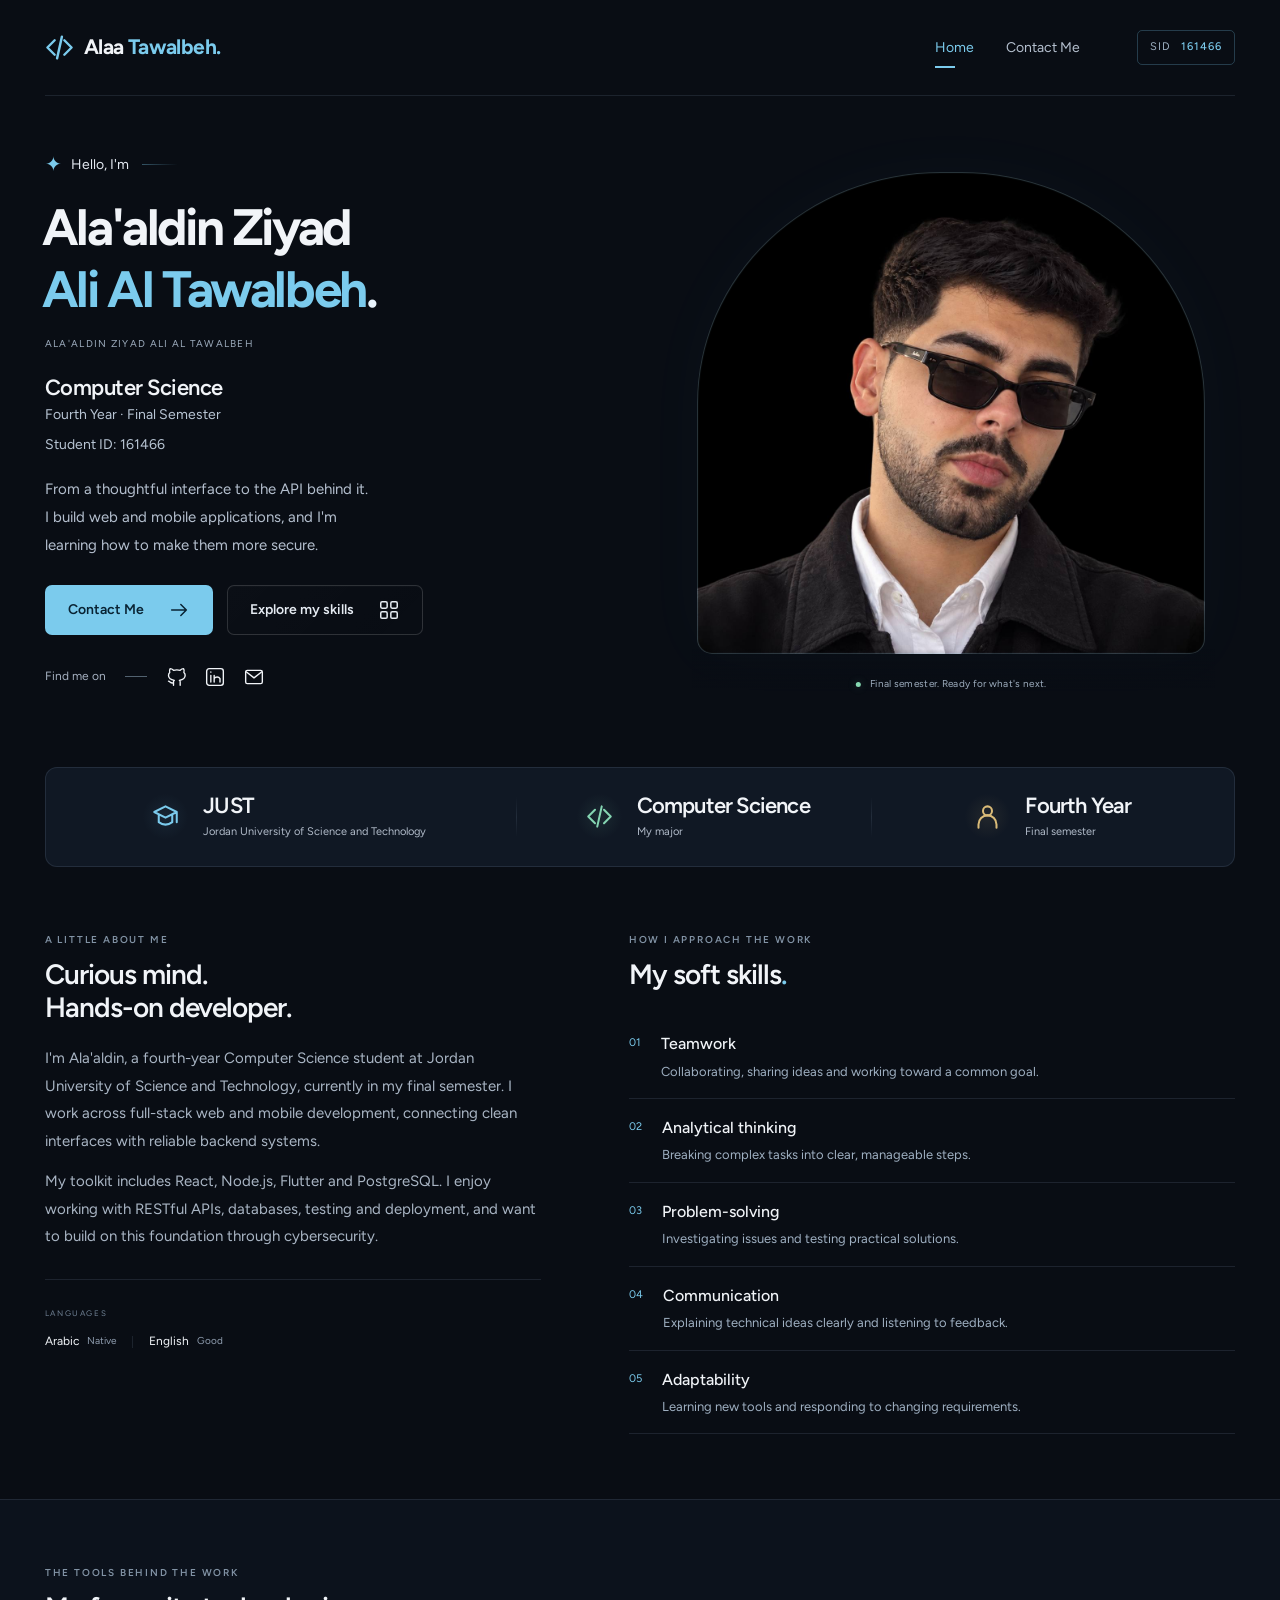
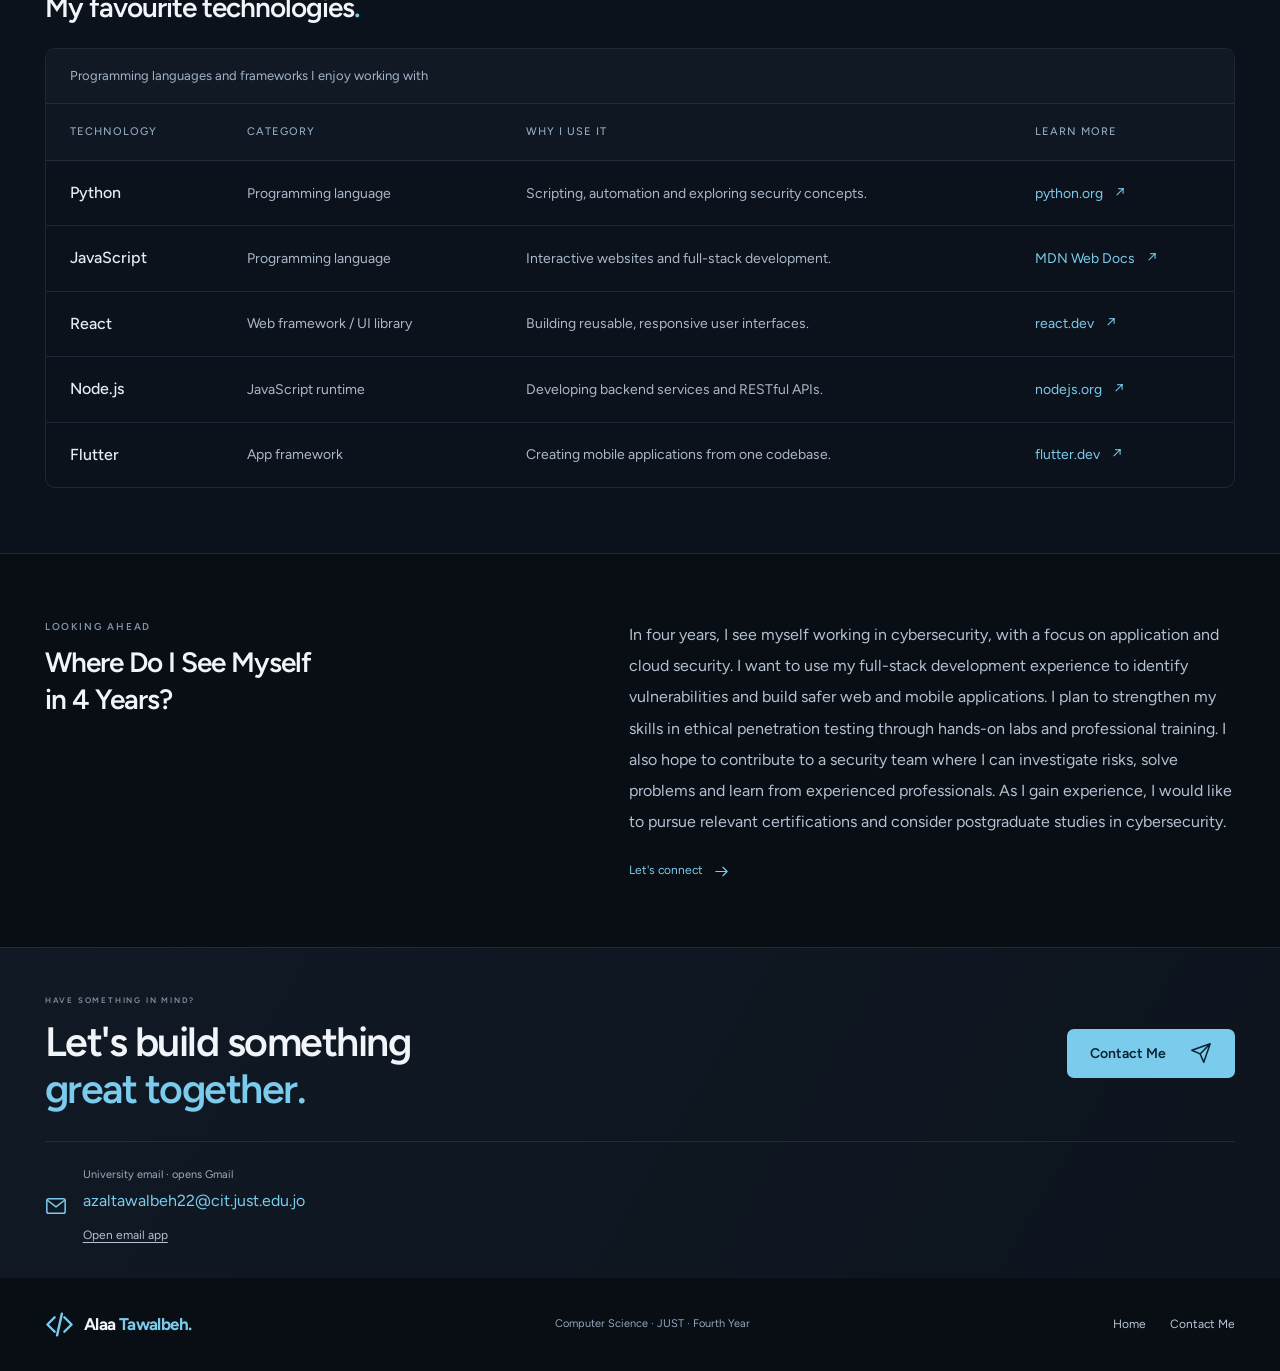
<file: index.html>
<!DOCTYPE html>
<html lang="en">
<head>
  <meta charset="UTF-8">
  <meta name="viewport" content="width=device-width, initial-scale=1">
  <meta name="theme-color" content="#090d14">
  <meta name="description" content="Academic portfolio of ALA'ALDIN ZIYAD ALI AL TAWALBEH, SID 161466. Fourth-year Computer Science student at Jordan University of Science and Technology, in my final semester.">
  <title>161466 | ALA'ALDIN ZIYAD ALI AL TAWALBEH | Home</title>
  <link rel="icon" href="assets/favicon.svg" type="image/svg+xml">
  <link rel="preload" href="assets/figtree-400.ttf" as="font" type="font/ttf" crossorigin>
  <link rel="preload" href="assets/figtree-700.ttf" as="font" type="font/ttf" crossorigin>
  <link rel="stylesheet" href="styles.css">
  <link rel="stylesheet" href="course.css">
  <script src="app.js" defer></script>
</head>
<body>
  <svg class="icon-library" xmlns="http://www.w3.org/2000/svg" aria-hidden="true"><defs>
    <symbol id="i-code" viewBox="0 0 24 24"><path d="m8 6-6 6 6 6m8-12 6 6-6 6M14 3l-4 18"/></symbol>
    <symbol id="i-arrow" viewBox="0 0 24 24"><path d="M4 12h16m-6-6 6 6-6 6"/></symbol>
    <symbol id="i-up-right" viewBox="0 0 24 24"><path d="M6 18 18 6M6 6h12v12"/></symbol>
    <symbol id="i-download" viewBox="0 0 24 24"><path d="M12 3v12m-5-5 5 5 5-5M4 16v5h16v-5"/></symbol>
    <symbol id="i-grid" viewBox="0 0 24 24"><rect x="3" y="3" width="7" height="7" rx="1.5"/><rect x="14" y="3" width="7" height="7" rx="1.5"/><rect x="3" y="14" width="7" height="7" rx="1.5"/><rect x="14" y="14" width="7" height="7" rx="1.5"/></symbol>
    <symbol id="i-user" viewBox="0 0 24 24"><circle cx="12" cy="7" r="4"/><path d="M4 22v-3a8 8 0 0 1 16 0v3"/></symbol>
    <symbol id="i-mail" viewBox="0 0 24 24"><rect x="2" y="4" width="20" height="16" rx="2"/><path d="m3 6 9 7 9-7"/></symbol>
    <symbol id="i-phone" viewBox="0 0 24 24"><path d="m5 3 4 5-3 3a19 19 0 0 0 7 7l3-3 5 4c-2 7-8 3-13-2S-1 5 5 3Z"/></symbol>
    <symbol id="i-pin" viewBox="0 0 24 24"><path d="M20 10c0 6-8 12-8 12S4 16 4 10a8 8 0 1 1 16 0Z"/><circle cx="12" cy="10" r="2.5"/></symbol>
    <symbol id="i-briefcase" viewBox="0 0 24 24"><rect x="2" y="7" width="20" height="14" rx="2"/><path d="M8 7V3h8v4M2 12a24 24 0 0 0 20 0M12 11v5"/></symbol>
    <symbol id="i-cap" viewBox="0 0 24 24"><path d="m2 8 10-5 10 5-10 5L2 8Zm4 2v7c4 3 8 3 12 0v-7m4-2v9"/></symbol>
    <symbol id="i-check" viewBox="0 0 24 24"><circle cx="12" cy="12" r="9"/><path d="m7 12 3 3 7-7"/></symbol>
    <symbol id="i-stack" viewBox="0 0 24 24"><path d="m2 7 10-5 10 5-10 5L2 7Zm0 5 10 5 10-5M2 17l10 5 10-5"/></symbol>
    <symbol id="i-mobile" viewBox="0 0 24 24"><rect x="5" y="2" width="14" height="20" rx="3"/><path d="M10 5h4m-3 14h2"/></symbol>
    <symbol id="i-database" viewBox="0 0 24 24"><ellipse cx="12" cy="5" rx="9" ry="3"/><path d="M3 5v14c0 4 18 4 18 0V5M3 12c0 4 18 4 18 0"/></symbol>
    <symbol id="i-git" viewBox="0 0 24 24"><circle cx="7" cy="5" r="3"/><circle cx="17" cy="5" r="3"/><circle cx="7" cy="19" r="3"/><path d="M7 8v8m10-8c0 6-10 2-10 8"/></symbol>
    <symbol id="i-send" viewBox="0 0 24 24"><path d="m22 2-7 20-4-9L2 9 22 2ZM11 13 22 2"/></symbol>
    <symbol id="i-github" viewBox="0 0 24 24"><path d="M9 19c-4 1-4-2-6-2m14 5v-4c0-1-.4-2-1-2 4-.5 7-2 7-6a5 5 0 0 0-1.5-3.5A5 5 0 0 0 21 2s-2 0-4 2a14 14 0 0 0-8 0C7 2 5 2 5 2a5 5 0 0 0-.5 4.5A5 5 0 0 0 3 10c0 4 3 5.5 7 6-.6.5-1 1-1 2v4"/></symbol>
    <symbol id="i-linkedin" viewBox="0 0 24 24"><rect x="2" y="2" width="20" height="20" rx="3"/><path d="M7 10v8m0-12v.2M11 18v-8m0 4a4 4 0 0 1 7 0v4"/></symbol>
    <symbol id="i-bus" viewBox="0 0 24 24"><rect x="4" y="2" width="16" height="18" rx="4"/><path d="M4 11h16M7 20v2m10-2v2M8 6h8M7 16h1m8 0h1"/></symbol>
    <symbol id="i-swap" viewBox="0 0 24 24"><path d="M3 7h17m-5-5 5 5-5 5M21 17H4m5-5-5 5 5 5"/></symbol>
    <symbol id="i-headset" viewBox="0 0 24 24"><path d="M3 14v-3a9 9 0 0 1 18 0v3M21 17c0 4-3 5-7 5"/><rect x="1" y="10" width="5" height="8" rx="2"/><rect x="18" y="10" width="5" height="8" rx="2"/></symbol>
    <symbol id="i-file" viewBox="0 0 24 24"><path d="M14 2H4v20h16V8l-6-6Zm0 0v6h6M8 12h8m-8 4h5"/></symbol>
    <symbol id="i-bridge" viewBox="0 0 24 24"><path d="M3 21V3m18 18V3M3 6c6 12 12 12 18 0M1 18h22M8 14v4m8-4v4m-4-2v2"/></symbol>
  </defs></svg>
<a class="skip-link" href="#main">Skip to content</a>
<div class="site-shell">
<header class="site-header container">
    <a class="brand" href="index.html" aria-label="Alaa Tawalbeh home"><svg class="icon" aria-hidden="true"><use href="#i-code"/></svg><span>Alaa<span class="accent"> Tawalbeh</span><span class="brand-dot">.</span></span></a>
    <nav class="course-nav" aria-label="Main navigation"><a href="index.html" aria-current="page">Home</a><a href="contact.html" >Contact Me</a></nav>
    <span class="sid-tag">SID <strong>161466</strong></span>
  </header>
<main id="main">
<section class="hero container" aria-labelledby="hero-title">
  <div class="hero-copy">
    <div class="hello"><span class="wave" aria-hidden="true">✦</span> Hello, I'm <span class="hello-line"></span></div>
    <h1 id="hero-title">Ala'aldin Ziyad<br><span class="accent">Ali Al Tawalbeh<span class="name-dot">.</span></span></h1>
    <p class="full-name">ALA'ALDIN ZIYAD ALI AL TAWALBEH</p>
    <h2>Computer Science<span class="role-divider">/</span><span class="role-small">Fourth Year · Final Semester</span></h2>
    <p class="student-id">Student ID: 161466</p>
    <p class="hero-description">From a thoughtful interface to the API behind it.<br class="desktop-break"> I build web and mobile applications, and I'm<br class="desktop-break"> learning how to make them more secure.</p>
    <div class="hero-actions"><a class="button button-primary" href="contact.html">Contact Me<svg class="icon" aria-hidden="true"><use href="#i-arrow"/></svg></a><a class="button button-outline" href="#toolkit">Explore my skills<svg class="icon" aria-hidden="true"><use href="#i-grid"/></svg></a></div>
    <div class="social-row"><span>Find me on</span><span class="social-line"></span><a href="https://github.com/3latw" target="_blank" rel="noopener noreferrer" aria-label="GitHub"><svg class="icon" aria-hidden="true"><use href="#i-github"/></svg></a><a href="https://www.linkedin.com/in/alaa-tawalbeh-1ab0b93b8" target="_blank" rel="noopener noreferrer" aria-label="LinkedIn"><svg class="icon" aria-hidden="true"><use href="#i-linkedin"/></svg></a><a href="https://mail.google.com/mail/?view=cm&amp;fs=1&amp;to=azaltawalbeh22%40cit.just.edu.jo" target="_blank" rel="noopener noreferrer" aria-label="Write an email in Gmail"><svg class="icon" aria-hidden="true"><use href="#i-mail"/></svg></a></div>
  </div>
  <div class="hero-visual" aria-label="Portrait of Ala'aldin Tawalbeh">
    <div class="dot-pattern" aria-hidden="true"></div><div class="orbit orbit-one" aria-hidden="true"></div><div class="orbit orbit-two" aria-hidden="true"></div>
    <div class="portrait-motion"><div class="portrait-frame"><img src="assets/alaa-portrait.jpg" width="1254" height="1254" alt="Ala'aldin Ziyad Ali Al Tawalbeh wearing a white shirt, dark jacket and sunglasses" fetchpriority="high"></div></div>
    <div class="float-card float-stack"><svg class="icon" aria-hidden="true"><use href="#i-code"/></svg><strong>Full Stack</strong><span>Web development</span><div class="mini-line"></div></div>
    <div class="float-card float-mobile"><span class="float-icon"><svg class="icon" aria-hidden="true"><use href="#i-mobile"/></svg></span><strong>Flutter</strong><span>Mobile development</span><div class="mini-line"></div></div>
    <p class="portrait-caption"><span class="status-dot"></span> Final semester. Ready for what's next.</p>
  </div>
</section>

<div class="container"><div class="highlights academic-highlights">
  <div class="highlight"><div class="stat-icon"><svg class="icon" aria-hidden="true"><use href="#i-cap"/></svg></div><div><strong>JUST</strong><span>Jordan University of Science and Technology</span></div></div>
  <div class="highlight"><div class="stat-icon green"><svg class="icon" aria-hidden="true"><use href="#i-code"/></svg></div><div><strong>Computer Science</strong><span>My major</span></div></div>
  <div class="highlight"><div class="stat-icon amber"><svg class="icon" aria-hidden="true"><use href="#i-user"/></svg></div><div><strong>Fourth Year</strong><span>Final semester</span></div></div>
</div></div>

<section class="container about-skills section-space" aria-labelledby="about-heading">
  <div class="about-block">
    <span class="eyebrow">A LITTLE ABOUT ME</span><h2 id="about-heading" class="section-title">Curious mind. <br>Hands-on developer.</h2>
    <p>I'm Ala'aldin, a fourth-year Computer Science student at Jordan University of Science and Technology, currently in my final semester. I work across full-stack web and mobile development, connecting clean interfaces with reliable backend systems.</p>
    <p>My toolkit includes React, Node.js, Flutter and PostgreSQL. I enjoy working with RESTful APIs, databases, testing and deployment, and want to build on this foundation through cybersecurity.</p>
    <div class="languages"><span>LANGUAGES</span><div>Arabic <small>Native</small><i></i> English <small>Good</small></div></div>
  </div>
  <div class="soft-skills">
    <div class="section-top"><div><span class="eyebrow">HOW I APPROACH THE WORK</span><h2 class="section-title">My soft skills<span class="accent">.</span></h2></div><span class="section-index">01 / PEOPLE</span></div>
    <ul class="soft-skill-list">
      <li><span class="soft-number">01</span><div><h3>Teamwork</h3><p>Collaborating, sharing ideas and working toward a common goal.</p></div></li>
      <li><span class="soft-number">02</span><div><h3>Analytical thinking</h3><p>Breaking complex tasks into clear, manageable steps.</p></div></li>
      <li><span class="soft-number">03</span><div><h3>Problem-solving</h3><p>Investigating issues and testing practical solutions.</p></div></li>
      <li><span class="soft-number">04</span><div><h3>Communication</h3><p>Explaining technical ideas clearly and listening to feedback.</p></div></li>
      <li><span class="soft-number">05</span><div><h3>Adaptability</h3><p>Learning new tools and responding to changing requirements.</p></div></li>
    </ul>
  </div>
</section>

<section id="toolkit" class="toolkit-section section-space" aria-labelledby="toolkit-heading"><div class="container">
  <div class="section-top"><div><span class="eyebrow">THE TOOLS BEHIND THE WORK</span><h2 id="toolkit-heading" class="section-title">My favourite technologies<span class="accent">.</span></h2></div><span class="section-index">02 / TOOLKIT</span></div>
  <div class="table-wrap"><table><caption>Programming languages and frameworks I enjoy working with</caption><thead><tr><th scope="col">Technology</th><th scope="col">Category</th><th scope="col">Why I use it</th><th scope="col">Learn more</th></tr></thead><tbody>
  <tr><th scope="row">Python</th><td>Programming language</td><td>Scripting, automation and exploring security concepts.</td><td><a href="https://www.python.org/" target="_blank" rel="noopener noreferrer" aria-label="Python official website">python.org <span aria-hidden="true">↗</span></a></td></tr>
  <tr><th scope="row">JavaScript</th><td>Programming language</td><td>Interactive websites and full-stack development.</td><td><a href="https://developer.mozilla.org/en-US/docs/Web/JavaScript" target="_blank" rel="noopener noreferrer" aria-label="JavaScript documentation">MDN Web Docs <span aria-hidden="true">↗</span></a></td></tr>
  <tr><th scope="row">React</th><td>Web framework / UI library</td><td>Building reusable, responsive user interfaces.</td><td><a href="https://react.dev/" target="_blank" rel="noopener noreferrer" aria-label="React official website">react.dev <span aria-hidden="true">↗</span></a></td></tr>
  <tr><th scope="row">Node.js</th><td>JavaScript runtime</td><td>Developing backend services and RESTful APIs.</td><td><a href="https://nodejs.org/" target="_blank" rel="noopener noreferrer" aria-label="Node.js official website">nodejs.org <span aria-hidden="true">↗</span></a></td></tr>
  <tr><th scope="row">Flutter</th><td>App framework</td><td>Creating mobile applications from one codebase.</td><td><a href="https://flutter.dev/" target="_blank" rel="noopener noreferrer" aria-label="Flutter official website">flutter.dev <span aria-hidden="true">↗</span></a></td></tr>
  </tbody></table></div>
</div></section>

<section class="container future-section section-space" aria-labelledby="future-heading">
  <div><span class="eyebrow">LOOKING AHEAD</span><h2 id="future-heading" class="section-title">Where Do I See Myself <br>in 4 Years?</h2><span class="future-mark" aria-hidden="true">04<span>YEARS AHEAD</span></span></div>
  <div class="future-copy"><p>In four years, I see myself working in cybersecurity, with a focus on application and cloud security. I want to use my full-stack development experience to identify vulnerabilities and build safer web and mobile applications. I plan to strengthen my skills in ethical penetration testing through hands-on labs and professional training. I also hope to contribute to a security team where I can investigate risks, solve problems and learn from experienced professionals. As I gain experience, I would like to pursue relevant certifications and consider postgraduate studies in cybersecurity.</p><a class="text-link" href="https://mail.google.com/mail/?view=cm&amp;fs=1&amp;to=azaltawalbeh22%40cit.just.edu.jo" target="_blank" rel="noopener noreferrer">Let's connect<svg class="icon" aria-hidden="true"><use href="#i-arrow"/></svg></a></div>
</section>

<section class="contact-section"><div class="container"><div class="contact-intro"><div><span class="eyebrow">HAVE SOMETHING IN MIND?</span><h2>Let's build something<br><span class="accent">great together.</span></h2></div><a class="button button-primary" href="contact.html">Contact Me<svg class="icon" aria-hidden="true"><use href="#i-send"/></svg></a></div><div class="university-email"><svg class="icon" aria-hidden="true"><use href="#i-mail"/></svg><div><span>University email · opens Gmail</span><a href="https://mail.google.com/mail/?view=cm&amp;fs=1&amp;to=azaltawalbeh22%40cit.just.edu.jo" target="_blank" rel="noopener noreferrer">azaltawalbeh22@cit.just.edu.jo</a><a class="email-app-link" href="mailto:azaltawalbeh22@cit.just.edu.jo">Open email app</a></div></div></div></section>
</main>
<footer class="container course-footer"><a class="brand" href="index.html"><svg class="icon" aria-hidden="true"><use href="#i-code"/></svg><span>Alaa<span class="accent"> Tawalbeh.</span></span></a><p>Computer Science · JUST · Fourth Year</p><nav aria-label="Footer navigation"><a href="index.html">Home</a><a href="contact.html">Contact Me</a></nav></footer>
</div>
</body>
</html>
</file>
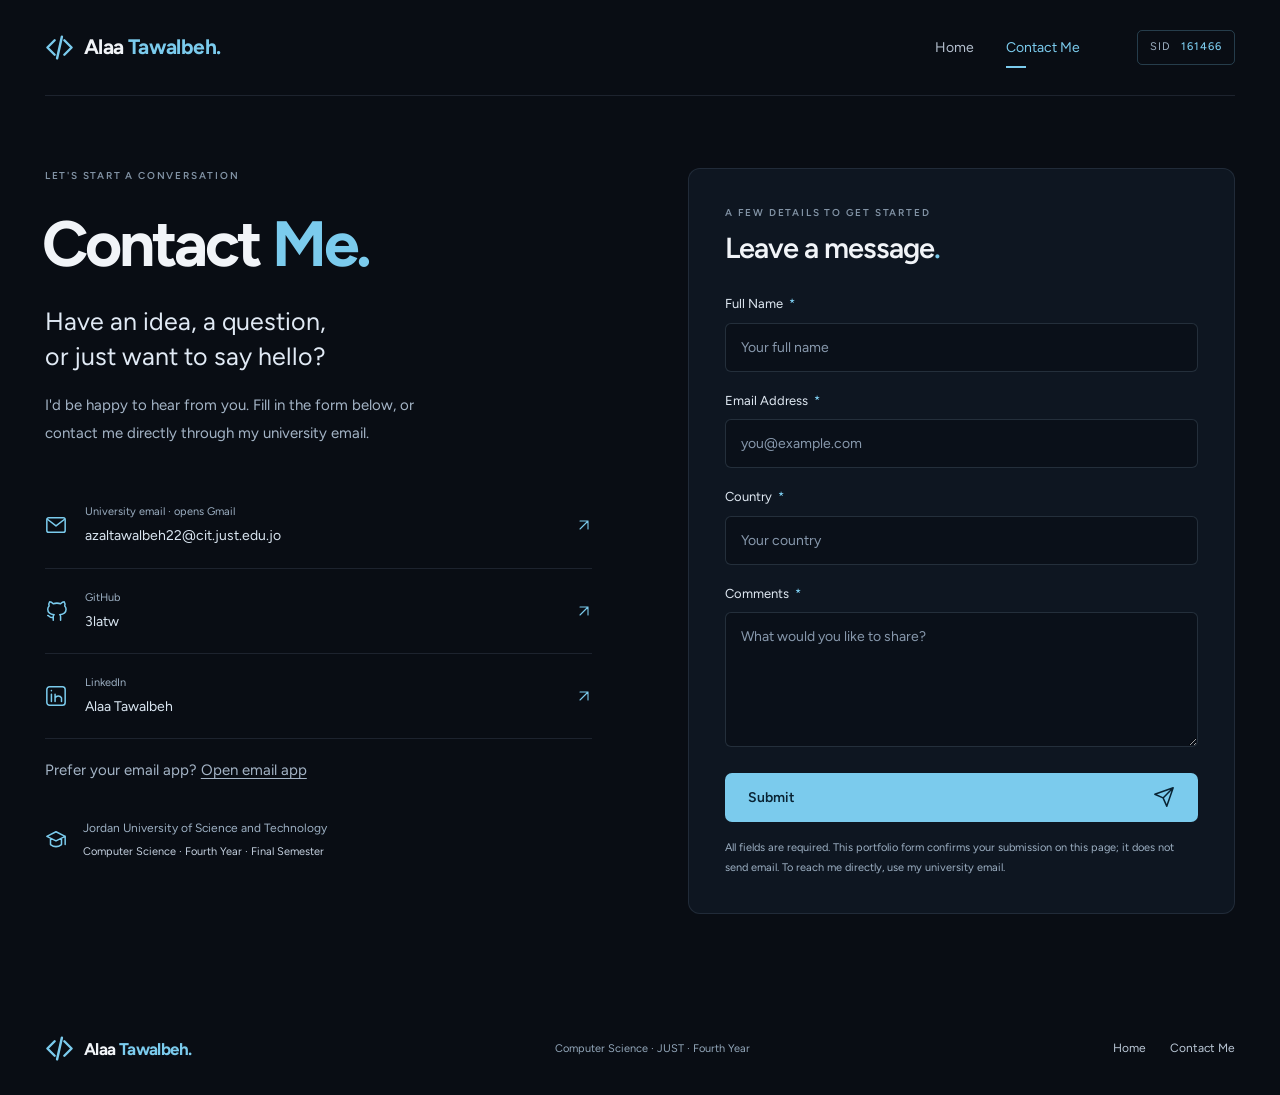
<file: contact.html>
<!DOCTYPE html>
<html lang="en">
<head>
  <meta charset="UTF-8">
  <meta name="viewport" content="width=device-width, initial-scale=1">
  <meta name="theme-color" content="#090d14">
  <meta name="description" content="Academic portfolio of ALA'ALDIN ZIYAD ALI AL TAWALBEH, SID 161466. Fourth-year Computer Science student at Jordan University of Science and Technology, in my final semester.">
  <title>161466 | ALA'ALDIN ZIYAD ALI AL TAWALBEH | Contact Me</title>
  <link rel="icon" href="assets/favicon.svg" type="image/svg+xml">
  <link rel="preload" href="assets/figtree-400.ttf" as="font" type="font/ttf" crossorigin>
  <link rel="preload" href="assets/figtree-700.ttf" as="font" type="font/ttf" crossorigin>
  <link rel="stylesheet" href="styles.css">
  <link rel="stylesheet" href="course.css">
  <script src="app.js" defer></script>
</head>
<body>
  <svg class="icon-library" xmlns="http://www.w3.org/2000/svg" aria-hidden="true"><defs>
    <symbol id="i-code" viewBox="0 0 24 24"><path d="m8 6-6 6 6 6m8-12 6 6-6 6M14 3l-4 18"/></symbol>
    <symbol id="i-arrow" viewBox="0 0 24 24"><path d="M4 12h16m-6-6 6 6-6 6"/></symbol>
    <symbol id="i-up-right" viewBox="0 0 24 24"><path d="M6 18 18 6M6 6h12v12"/></symbol>
    <symbol id="i-download" viewBox="0 0 24 24"><path d="M12 3v12m-5-5 5 5 5-5M4 16v5h16v-5"/></symbol>
    <symbol id="i-grid" viewBox="0 0 24 24"><rect x="3" y="3" width="7" height="7" rx="1.5"/><rect x="14" y="3" width="7" height="7" rx="1.5"/><rect x="3" y="14" width="7" height="7" rx="1.5"/><rect x="14" y="14" width="7" height="7" rx="1.5"/></symbol>
    <symbol id="i-user" viewBox="0 0 24 24"><circle cx="12" cy="7" r="4"/><path d="M4 22v-3a8 8 0 0 1 16 0v3"/></symbol>
    <symbol id="i-mail" viewBox="0 0 24 24"><rect x="2" y="4" width="20" height="16" rx="2"/><path d="m3 6 9 7 9-7"/></symbol>
    <symbol id="i-phone" viewBox="0 0 24 24"><path d="m5 3 4 5-3 3a19 19 0 0 0 7 7l3-3 5 4c-2 7-8 3-13-2S-1 5 5 3Z"/></symbol>
    <symbol id="i-pin" viewBox="0 0 24 24"><path d="M20 10c0 6-8 12-8 12S4 16 4 10a8 8 0 1 1 16 0Z"/><circle cx="12" cy="10" r="2.5"/></symbol>
    <symbol id="i-briefcase" viewBox="0 0 24 24"><rect x="2" y="7" width="20" height="14" rx="2"/><path d="M8 7V3h8v4M2 12a24 24 0 0 0 20 0M12 11v5"/></symbol>
    <symbol id="i-cap" viewBox="0 0 24 24"><path d="m2 8 10-5 10 5-10 5L2 8Zm4 2v7c4 3 8 3 12 0v-7m4-2v9"/></symbol>
    <symbol id="i-check" viewBox="0 0 24 24"><circle cx="12" cy="12" r="9"/><path d="m7 12 3 3 7-7"/></symbol>
    <symbol id="i-stack" viewBox="0 0 24 24"><path d="m2 7 10-5 10 5-10 5L2 7Zm0 5 10 5 10-5M2 17l10 5 10-5"/></symbol>
    <symbol id="i-mobile" viewBox="0 0 24 24"><rect x="5" y="2" width="14" height="20" rx="3"/><path d="M10 5h4m-3 14h2"/></symbol>
    <symbol id="i-database" viewBox="0 0 24 24"><ellipse cx="12" cy="5" rx="9" ry="3"/><path d="M3 5v14c0 4 18 4 18 0V5M3 12c0 4 18 4 18 0"/></symbol>
    <symbol id="i-git" viewBox="0 0 24 24"><circle cx="7" cy="5" r="3"/><circle cx="17" cy="5" r="3"/><circle cx="7" cy="19" r="3"/><path d="M7 8v8m10-8c0 6-10 2-10 8"/></symbol>
    <symbol id="i-send" viewBox="0 0 24 24"><path d="m22 2-7 20-4-9L2 9 22 2ZM11 13 22 2"/></symbol>
    <symbol id="i-github" viewBox="0 0 24 24"><path d="M9 19c-4 1-4-2-6-2m14 5v-4c0-1-.4-2-1-2 4-.5 7-2 7-6a5 5 0 0 0-1.5-3.5A5 5 0 0 0 21 2s-2 0-4 2a14 14 0 0 0-8 0C7 2 5 2 5 2a5 5 0 0 0-.5 4.5A5 5 0 0 0 3 10c0 4 3 5.5 7 6-.6.5-1 1-1 2v4"/></symbol>
    <symbol id="i-linkedin" viewBox="0 0 24 24"><rect x="2" y="2" width="20" height="20" rx="3"/><path d="M7 10v8m0-12v.2M11 18v-8m0 4a4 4 0 0 1 7 0v4"/></symbol>
    <symbol id="i-bus" viewBox="0 0 24 24"><rect x="4" y="2" width="16" height="18" rx="4"/><path d="M4 11h16M7 20v2m10-2v2M8 6h8M7 16h1m8 0h1"/></symbol>
    <symbol id="i-swap" viewBox="0 0 24 24"><path d="M3 7h17m-5-5 5 5-5 5M21 17H4m5-5-5 5 5 5"/></symbol>
    <symbol id="i-headset" viewBox="0 0 24 24"><path d="M3 14v-3a9 9 0 0 1 18 0v3M21 17c0 4-3 5-7 5"/><rect x="1" y="10" width="5" height="8" rx="2"/><rect x="18" y="10" width="5" height="8" rx="2"/></symbol>
    <symbol id="i-file" viewBox="0 0 24 24"><path d="M14 2H4v20h16V8l-6-6Zm0 0v6h6M8 12h8m-8 4h5"/></symbol>
    <symbol id="i-bridge" viewBox="0 0 24 24"><path d="M3 21V3m18 18V3M3 6c6 12 12 12 18 0M1 18h22M8 14v4m8-4v4m-4-2v2"/></symbol>
  </defs></svg>
<a class="skip-link" href="#main">Skip to content</a>
<div class="site-shell">
<header class="site-header container">
    <a class="brand" href="index.html" aria-label="Alaa Tawalbeh home"><svg class="icon" aria-hidden="true"><use href="#i-code"/></svg><span>Alaa<span class="accent"> Tawalbeh</span><span class="brand-dot">.</span></span></a>
    <nav class="course-nav" aria-label="Main navigation"><a href="index.html" >Home</a><a href="contact.html" aria-current="page">Contact Me</a></nav>
    <span class="sid-tag">SID <strong>161466</strong></span>
  </header>
<main id="main">
<section class="container contact-page section-space" aria-labelledby="contact-heading">
  <div class="contact-copy"><span class="eyebrow">LET'S START A CONVERSATION</span><h1 id="contact-heading">Contact <span class="accent">Me.</span></h1><p class="contact-lead">Have an idea, a question,<br>or just want to say hello?</p><p>I'd be happy to hear from you. Fill in the form below, or contact me directly through my university email.</p>
    <div class="contact-links"><a class="direct-contact" href="https://mail.google.com/mail/?view=cm&amp;fs=1&amp;to=azaltawalbeh22%40cit.just.edu.jo" target="_blank" rel="noopener noreferrer"><svg class="icon" aria-hidden="true"><use href="#i-mail"/></svg><span><small>University email · opens Gmail</small>azaltawalbeh22@cit.just.edu.jo</span><svg class="icon" aria-hidden="true"><use href="#i-up-right"/></svg></a><a class="direct-contact" href="https://github.com/3latw" target="_blank" rel="noopener noreferrer"><svg class="icon" aria-hidden="true"><use href="#i-github"/></svg><span><small>GitHub</small>3latw</span><svg class="icon" aria-hidden="true"><use href="#i-up-right"/></svg></a><a class="direct-contact" href="https://www.linkedin.com/in/alaa-tawalbeh-1ab0b93b8" target="_blank" rel="noopener noreferrer"><svg class="icon" aria-hidden="true"><use href="#i-linkedin"/></svg><span><small>LinkedIn</small>Alaa Tawalbeh</span><svg class="icon" aria-hidden="true"><use href="#i-up-right"/></svg></a></div>
    <p class="email-options">Prefer your email app? <a href="mailto:azaltawalbeh22@cit.just.edu.jo">Open email app</a></p>
    <div class="student-note"><svg class="icon" aria-hidden="true"><use href="#i-cap"/></svg><p>Jordan University of Science and Technology<br><strong>Computer Science · Fourth Year · Final Semester</strong></p></div>
  </div>
  <div class="form-panel"><span class="eyebrow">A FEW DETAILS TO GET STARTED</span><h2 class="section-title">Leave a message<span class="accent">.</span></h2>
    <form id="contact-form" novalidate aria-describedby="form-note">
      <div class="field"><label for="full-name">Full Name <span aria-hidden="true">*</span></label><input id="full-name" name="fullName" type="text" autocomplete="name" placeholder="Your full name" required maxlength="120" aria-describedby="name-error"><p class="field-error" id="name-error"></p></div>
      <div class="field"><label for="email">Email Address <span aria-hidden="true">*</span></label><input id="email" name="email" type="email" autocomplete="email" placeholder="you@example.com" required maxlength="254" aria-describedby="email-error"><p class="field-error" id="email-error"></p></div>
      <div class="field"><label for="country">Country <span aria-hidden="true">*</span></label><input id="country" name="country" type="text" autocomplete="country-name" placeholder="Your country" required maxlength="100" aria-describedby="country-error"><p class="field-error" id="country-error"></p></div>
      <div class="field"><label for="comments">Comments <span aria-hidden="true">*</span></label><textarea id="comments" name="comments" rows="5" placeholder="What would you like to share?" required maxlength="3000" aria-describedby="comments-error"></textarea><p class="field-error" id="comments-error"></p></div>
      <p class="form-status" id="form-status" role="status" aria-live="polite"></p>
      <button class="button button-primary submit-button" type="submit">Submit<svg class="icon" aria-hidden="true"><use href="#i-send"/></svg></button>
      <p id="form-note" class="form-note">All fields are required. This portfolio form confirms your submission on this page; it does not send email. To reach me directly, use my university email.</p>
      <noscript><p>Please enable JavaScript to use this form, or <a href="https://mail.google.com/mail/?view=cm&amp;fs=1&amp;to=azaltawalbeh22%40cit.just.edu.jo" target="_blank" rel="noopener noreferrer">email me directly</a>.</p></noscript>
    </form>
  </div>
</section>
</main>
<footer class="container course-footer"><a class="brand" href="index.html"><svg class="icon" aria-hidden="true"><use href="#i-code"/></svg><span>Alaa<span class="accent"> Tawalbeh.</span></span></a><p>Computer Science · JUST · Fourth Year</p><nav aria-label="Footer navigation"><a href="index.html">Home</a><a href="contact.html">Contact Me</a></nav></footer>
</div>
</body>
</html>
</file>
<file: styles.css>
@font-face{font-family:Figtree;src:url('assets/figtree-400.ttf') format('truetype');font-weight:400;font-display:swap}@font-face{font-family:Figtree;src:url('assets/figtree-500.ttf') format('truetype');font-weight:500;font-display:swap}@font-face{font-family:Figtree;src:url('assets/figtree-600.ttf') format('truetype');font-weight:600;font-display:swap}@font-face{font-family:Figtree;src:url('assets/figtree-700.ttf') format('truetype');font-weight:700;font-display:swap}@font-face{font-family:Figtree;src:url('assets/figtree-800.ttf') format('truetype');font-weight:800;font-display:swap}
:root{--bg:#090d14;--panel:#0f1520;--text:#f1f4f8;--muted:#9da7b7;--blue:#7bcbed;--line:rgba(169,196,225,.12);--font:Figtree,'Segoe UI',sans-serif;color-scheme:dark}*{box-sizing:border-box}html{scroll-behavior:smooth;scroll-padding-top:30px}body{margin:0;background:#e9eef2;color:var(--text);font-family:var(--font);font-size:15px;line-height:1.65;-webkit-font-smoothing:antialiased}button,a{-webkit-tap-highlight-color:transparent}a{color:inherit;text-decoration:none}button{font:inherit}a,button{touch-action:manipulation}a:focus-visible,button:focus-visible{outline:2px solid var(--blue);outline-offset:5px}button{cursor:pointer}::selection{color:#090d14;background:var(--blue)}.site-shell{max-width:1540px;margin:14px auto;background:var(--bg);border:1px solid #1c2430;border-radius:20px;overflow:hidden;box-shadow:0 8px 50px #182b4319}.container{width:calc(100% - 120px);max-width:1160px;margin-inline:auto}.icon-library{position:absolute;width:0;height:0;overflow:hidden}.icon{height:22px;width:22px;flex-shrink:0;fill:none;stroke:currentColor;stroke-width:1.65;stroke-linecap:round;stroke-linejoin:round}.accent{color:var(--blue)}.site-header{height:100px;display:flex;align-items:center;justify-content:space-between;gap:25px;position:relative;z-index:5}.brand{display:flex;align-items:center;gap:10px;font-size:21px;font-weight:700;white-space:nowrap;letter-spacing:-.6px}.brand .icon{color:var(--blue);width:29px;height:29px;stroke-width:2}.brand-dot{color:var(--blue)}.desktop-nav{display:flex;gap:27px;margin-left:auto;margin-right:auto;align-items:center}.desktop-nav a{position:relative;font-size:13px;font-weight:500;color:#dce2eb;transition:color .2s;padding-block:12px}.desktop-nav a:hover,.desktop-nav .active{color:var(--blue)}.desktop-nav .active:after{content:'';position:absolute;bottom:2px;width:4px;height:4px;border-radius:50%;background:var(--blue);left:50%;transform:translateX(-50%);box-shadow:0 0 12px #7bcbed66}.button{display:inline-flex;align-items:center;justify-content:center;gap:24px;min-height:49px;padding:12px 22px;border:1px solid transparent;border-radius:7px;font-weight:600;font-size:14px;white-space:nowrap;transition:transform .25s,box-shadow .25s,background .25s,border-color .25s}.button:hover{transform:translateY(-3px)}.button-primary{background:linear-gradient(110deg,#97ddf5,#62b9e4);color:#092333;box-shadow:0 5px 24px #72c8ed20,inset 0 1px 0 #ffffff55}.button-primary:hover{box-shadow:0 8px 30px #72c8ed40}.button-outline{background:linear-gradient(135deg,#ffffff03,#ffffff00);border-color:#ffffff26;color:#e5ebf2;box-shadow:inset 0 1px 0 #ffffff04}.button-outline:hover{border-color:var(--blue);background:#7bcbed09}.button-small{font-size:12px;min-height:39px;gap:12px;padding:9px 15px}.button-small .icon{height:16px;width:16px}.header-cv{border-color:#7bcbed55}.menu-toggle,.mobile-nav{display:none}.hero{display:grid;grid-template-columns:1.04fr 1fr;gap:20px;align-items:center;padding-top:45px;padding-bottom:38px;min-height:575px;position:relative}.hero-copy{z-index:2;padding-bottom:18px}.hello{display:flex;align-items:center;gap:9px;font-size:14px;margin-bottom:18px;color:#e4eaf2}.wave{color:var(--blue);font-size:20px}.hello-line{height:1px;width:36px;margin-left:4px;background:linear-gradient(90deg,#7bcbed60,transparent)}h1,h2,h3,p{margin:0}h1{font-size:clamp(48px,5.65vw,76px);font-weight:700;letter-spacing:-3.8px;line-height:1.02;margin-left:-3px}.name-dot{color:#e9f3fc}h1 .accent{display:inline-block;padding-top:6px}.hero h2{font-size:21px;font-weight:600;letter-spacing:-.5px;margin-top:19px;display:flex;align-items:center;flex-wrap:wrap;column-gap:11px}.role-divider{font-weight:400;font-size:19px;color:#425364}.role-small{font-size:15px;font-weight:400;letter-spacing:0;color:#b8c5d4}.hero-description{font-size:15px;line-height:1.85;color:#b4bfce;margin-top:20px}.hero-actions{display:flex;gap:14px;margin-top:26px}.social-row{display:flex;gap:19px;align-items:center;margin-top:30px}.social-row>span:first-child{color:#a4afbf;font-size:12px}.social-line{width:22px;height:1px;background:#526270}.social-row a{height:24px;display:flex;align-items:center;transition:color .2s,transform .2s}.social-row a:hover{color:var(--blue);transform:translateY(-2px)}.social-row .icon{width:20px;height:20px}.hero-visual{position:relative;height:500px;perspective:1000px;isolation:isolate}.portrait-motion{position:absolute;inset:0 30px 0 38px;will-change:transform;transition:transform .24s ease-out;z-index:1}.portrait-frame{height:100%;overflow:hidden;border-radius:48% 48% 15px 15px;background:#7bcbed;box-shadow:0 0 70px #7bcbed07}.portrait-frame video{display:block;width:100%;height:100%;object-fit:cover;object-position:50% 13%;transform:scale(1.015)}.portrait-frame:after{content:'';position:absolute;inset:0;border-radius:48% 48% 15px 15px;box-shadow:inset 0 0 1px 1px #aee5ff40;pointer-events:none}.hero-visual:after{content:'';position:absolute;left:25px;right:20px;bottom:-7px;height:40px;background:linear-gradient(transparent,var(--bg));z-index:3;pointer-events:none}.dot-pattern{position:absolute;top:30px;left:0;width:104px;height:104px;background:radial-gradient(circle,#8198ac55 1.3px,transparent 1.5px);background-size:14px 14px;opacity:.45}.orbit{position:absolute;border:1px solid #7bcbed15;border-radius:50%;pointer-events:none}.orbit-one{width:475px;height:475px;left:12px;top:25px;transform:rotate(-20deg)}.orbit-two{width:420px;height:510px;left:30px;top:-4px;transform:rotate(20deg);border-style:dashed;opacity:.5}.float-card{position:absolute;padding:17px 20px;border:1px solid #badff320;border-radius:13px;background:linear-gradient(135deg,#182332dd,#0e182ad9);backdrop-filter:blur(16px);z-index:4;box-shadow:0 12px 40px #0003;animation:float 6s ease-in-out infinite}.float-card strong{display:block;font-size:23px;font-weight:600;letter-spacing:-.8px;line-height:1.3;color:var(--blue);margin-top:11px}.float-card>span:not(.float-icon){font-size:10px;display:block;color:#e1e6ed;white-space:nowrap;margin-top:4px}.float-stack{top:159px;left:-3px;transform:rotate(-4deg)}.float-stack>.icon{height:21px;width:21px;color:#8ecfeb}.mini-line{height:3px;width:25px;margin-top:13px;border-radius:8px;background:#7bcbed55}.float-mobile{top:304px;right:-10px;animation-delay:-3s;transform:rotate(4deg)}.float-mobile strong{font-size:25px;margin-top:4px}.float-icon{position:absolute;right:14px;top:15px;color:var(--blue)}.float-icon .icon{height:15px;width:15px}.float-mobile{padding-right:26px}.portrait-caption{position:absolute;bottom:-24px;left:50%;transform:translateX(-50%);display:flex;align-items:center;gap:8px;z-index:4;font-size:10px;letter-spacing:.3px;color:#8f9ead;white-space:nowrap}.cursor-symbol{color:var(--blue);font-size:18px}.video-toggle{position:absolute;bottom:12px;right:41px;border:1px solid #e9f8ff50;background:#14232c88;color:white;backdrop-filter:blur(10px);border-radius:50%;width:29px;height:29px;font-size:13px;padding:0;z-index:4;display:grid;place-items:center}.highlights{display:grid;grid-template-columns:repeat(4,1fr);padding:25px 8px;background:linear-gradient(115deg,#121824,#0e141e);border:1px solid var(--line);border-radius:12px;box-shadow:inset 0 0 0 3px #ffffff01,0 10px 35px #0002}.highlight{display:flex;align-items:center;justify-content:center;gap:15px;padding-inline:20px;position:relative}.highlight+.highlight:before{content:'';position:absolute;left:0;height:40px;width:1px;background:linear-gradient(transparent,var(--line),transparent)}.stat-icon{display:grid;place-items:center;height:45px;width:45px;flex-shrink:0;background:radial-gradient(circle,#7bcbed13,transparent 72%);color:var(--blue)}.stat-icon .icon{width:27px;height:27px;stroke-width:1.8}.stat-icon.green{color:#85d5b2;background:radial-gradient(circle,#85d5b217,transparent 72%)}.stat-icon.amber{color:#dabb78;background:radial-gradient(circle,#dabb7817,transparent 72%)}.stat-icon.rose{color:#df9bb6;background:radial-gradient(circle,#df9bb617,transparent 72%)}.highlight strong{font-size:25px;font-weight:600;display:block;line-height:1.2;letter-spacing:-.8px}.highlight>div>span{font-size:10px;color:#b0bac8;display:block;margin-top:4px;white-space:nowrap}.stat-plus{font-size:17px;color:var(--blue);margin-left:2px}.section-space{padding-block:65px}.about-skills{display:grid;grid-template-columns:.77fr 1.5fr;gap:68px}.eyebrow{display:block;color:#8293a5;font-size:9px;letter-spacing:1.9px;font-weight:600;margin-bottom:9px}.section-title{font-size:29px;letter-spacing:-1px;line-height:1.2;font-weight:600}.about-block p{font-size:13px;color:#a9b5c4;line-height:1.85;margin-top:20px}.about-block p+p{margin-top:12px}.about-note{display:flex;align-items:center;gap:8px;font-size:10px;color:#bdc8d5;margin:20px 0 20px}.status-dot{display:inline-block;flex-shrink:0;height:5px;width:5px;border-radius:50%;background:#86d9b2;box-shadow:0 0 9px #86d9b244}.languages{border-top:1px solid var(--line);margin-top:28px;padding-top:19px}.languages>span{color:#6f8093;font-size:8px;letter-spacing:1.6px}.languages>div{font-size:12px;margin-top:8px;display:flex;align-items:center;gap:8px}.languages small{color:#8f9daf;font-size:10px}.languages i{height:12px;width:1px;background:var(--line);margin-inline:8px}.section-top{display:flex;justify-content:space-between;align-items:center;gap:20px;margin-bottom:24px}.section-index{color:#526174;font-size:8px;letter-spacing:1.5px;white-space:nowrap}.featured-skills{display:grid;grid-template-columns:1fr 1fr;gap:23px 30px;padding-bottom:25px;border-bottom:1px solid var(--line);margin-top:28px}.featured-skill{display:flex;align-items:center;gap:10px}.tech-symbol{font-size:24px;line-height:1;width:23px;height:25px;display:grid;place-items:center;font-weight:700}.tech-symbol.react{font-size:29px;color:#7bcbed}.tech-symbol.flutter{font-style:italic;font-size:25px;color:#58b9e9}.tech-symbol.node{font-size:11px;width:23px;height:23px;border:1px solid #8bc771;color:#8bc771;border-radius:7px}.tech-symbol.postgres{font-size:15px;background:#72b9e419;color:#8bccec;border-radius:6px}.featured-skill>div{flex:1}.featured-skill strong{font-size:11px;font-weight:500;display:block;line-height:1.2}.skill-track{height:4px;background:#243141;display:block;border-radius:9px;margin-top:8px;overflow:hidden}.skill-track i{width:100%;height:100%;display:block;background:linear-gradient(90deg,#4683a6,#90d9f4);transform-origin:left;animation:fill-in 1.5s both;border-radius:9px}.skill-label{color:#8696a7;font-size:8px;margin-top:17px}.skill-groups{display:grid;grid-template-columns:1fr 1fr;gap:17px 25px;margin-top:23px}.skill-group h3{font-size:10px;font-weight:600;color:#cbd5e1;display:flex;align-items:center;gap:7px;margin-bottom:7px}.skill-group h3 .icon{height:12px;width:12px;color:#7bb8d2}.skill-tags{display:flex;flex-wrap:wrap;gap:4px}.skill-tag{font-size:9px;padding:3px 7px;border:1px solid #9ab5cf15;border-radius:4px;color:#95a5b6;background:#ffffff02;transition:color .2s,border-color .2s}.skill-tag:hover{color:var(--blue);border-color:#7bcbed55}.projects-section{background:linear-gradient(180deg,#080c13,#0b1018);border-block:1px solid #ffffff03}.projects-section .section-top{margin-bottom:27px}.text-link{display:flex;align-items:center;gap:10px;color:var(--blue);font-size:12px}.text-link .icon{width:17px;height:17px;transition:transform .2s}.text-link:hover .icon{transform:translate(2px,-2px)}.project-grid{display:grid;grid-template-columns:repeat(5,1fr);gap:17px}.project-card{border:1px solid var(--line);border-radius:9px;overflow:hidden;background:#0e141e;transition:transform .3s,border-color .3s,box-shadow .3s}.project-card:hover{transform:translateY(-7px);border-color:#7bcbed55;box-shadow:0 15px 30px #0003}.project-visual{height:144px;position:relative;overflow:hidden;display:grid;place-items:center;background:radial-gradient(ellipse at 50% 130%,#7bcbed20,transparent 75%),linear-gradient(140deg,#151e2b,#0c131e)}.project-visual:before{content:'';position:absolute;inset:0;background-image:linear-gradient(#a9dfff06 1px,transparent 1px),linear-gradient(90deg,#a9dfff06 1px,transparent 1px);background-size:24px 24px;mask-image:radial-gradient(ellipse,black,transparent)}.project-number{position:absolute;top:11px;left:13px;color:#617c91;font-size:8px;letter-spacing:1px}.project-orbit{position:absolute;width:96px;height:96px;border:1px solid #7bcbed13;border-radius:50%;box-shadow:0 0 0 15px #7bcbed03,0 0 0 30px #7bcbed02;transition:transform .6s}.project-card:hover .project-orbit{transform:scale(1.2)}.project-icon{width:35px;height:35px;fill:none;stroke:#90cde6;stroke-width:1.1;stroke-linecap:round;stroke-linejoin:round;transition:transform .3s}.project-card:hover .project-icon{transform:scale(1.12)}.visual-plus{position:absolute;right:12px;bottom:9px;font-size:16px;font-weight:400;color:#6f9eb7}.project-info{padding:18px 16px 19px;border-top:1px solid #a1c3df0a}.project-info h3{font-size:15px;font-weight:600;letter-spacing:-.25px}.coming{color:#8b9eaf;font-size:10px;display:flex;gap:7px;align-items:center;margin-top:7px}.coming i{width:4px;height:4px;background:#7bcbed;border-radius:50%;opacity:.6}.journey{display:grid;grid-template-columns:1.25fr 1fr;gap:65px}.section-icon{color:#6e98b2;opacity:.7}.timeline{padding-left:17px}.timeline-item{position:relative;padding:0 0 26px 23px;border-left:1px solid #7bcbed26}.timeline-item:last-child{padding-bottom:0}.timeline-dot{width:7px;height:7px;position:absolute;left:-4px;top:6px;border:1.5px solid #7bcbed;background:var(--bg);border-radius:50%;box-shadow:0 0 0 4px #7bcbed08}.timeline-date{font-size:8px;letter-spacing:1.4px;color:#7792a6;margin-bottom:6px}.timeline-item h3{font-size:15px;line-height:1.5;font-weight:600;letter-spacing:-.2px}.company{display:block;font-size:11px;color:#92bdd3;margin-top:3px}.company>span{margin-left:4px}.timeline-item p{color:#8d9daf;font-size:11px;line-height:1.8;margin-top:10px;max-width:370px}.education-card{padding:24px 27px;border:1px solid var(--line);border-radius:10px;background:radial-gradient(ellipse at 95% 0,#7bcbed07,transparent 65%),#0e141e}.education-top{display:flex;align-items:center;justify-content:space-between;margin-bottom:17px}.education-icon{width:36px;height:36px;display:grid;place-items:center;border:1px solid #7bcbed26;border-radius:8px;background:#7bcbed08;color:var(--blue)}.year-tag{font-size:8px;letter-spacing:1px;border:1px solid #7bcbed22;color:#a0bacd;border-radius:4px;padding:4px 8px}.education-card h3{font-size:21px;font-weight:500;letter-spacing:-.5px}.education-card p{font-size:12px;line-height:1.6;color:#9badbf;margin-top:5px}.education-footer{border-top:1px solid var(--line);padding-top:15px;margin-top:20px;display:flex;align-items:center;justify-content:space-between;color:#6d8ba1;font-size:10px;letter-spacing:1.5px}.degree-status{display:flex;gap:7px;align-items:center;color:#9eacbb;letter-spacing:0;font-size:10px}.next-step{display:flex;gap:14px;align-items:center;padding:18px 7px 0}.next-step>.icon{color:var(--blue);height:24px;width:24px}.next-step p{font-size:10px;color:#6f8397;line-height:1.7}.next-step strong{font-weight:400;font-size:12px;color:#b8c8d9}.next-step .next-arrow{margin-left:auto;width:19px;height:19px;color:#647c91}.contact-section{background:linear-gradient(120deg,#101924,#0d141e);border-top:1px solid var(--line);padding-block:46px 32px}.contact-intro{display:flex;align-items:center;justify-content:space-between;gap:30px}.contact-intro h2{font-size:41px;line-height:1.14;letter-spacing:-1.5px;font-weight:600}.contact-intro .eyebrow{font-size:8px;margin-bottom:12px}.contact-details{display:grid;grid-template-columns:1.2fr 1fr 1fr;margin-top:33px;border-top:1px solid var(--line);padding-top:25px;gap:30px}.contact-item{display:flex;align-items:center;gap:13px}.contact-item>.icon{color:#83b7d0;height:21px;width:21px}.contact-item>div{display:flex;flex-direction:column;gap:4px}.contact-item>div>span{font-size:9px;color:#8098ad}.contact-item strong{font-size:12px;font-weight:400;white-space:nowrap}.contact-arrow{margin-left:auto;color:#465f75;font-size:17px;transition:color .2s}.contact-item:hover .contact-arrow{color:var(--blue)}.contact-item+.contact-item{border-left:1px solid var(--line);padding-left:30px}.site-footer{display:flex;align-items:center;justify-content:space-between;padding-block:27px;gap:30px}.site-footer .brand{font-size:17px}.site-footer .brand .icon{width:24px;height:24px}.site-footer p{color:#607487;font-size:9px;padding-left:34px;margin-top:5px}.site-footer nav{display:flex;gap:28px}.site-footer nav a{font-size:10px;color:#93a3b3;transition:color .2s}.site-footer nav a:hover{color:var(--blue)}.back-top{height:35px;width:35px;border:1px solid #b1cadb26;border-radius:50%;display:grid;place-items:center;font-size:18px;color:#a4b4c4;transition:background .2s}.back-top:hover{background:#7bcbed10;color:var(--blue)}.cursor-glow{position:fixed;width:370px;height:370px;border-radius:50%;pointer-events:none;background:radial-gradient(circle,#7bcbed04,transparent 65%);transform:translate(-50%,-50%);z-index:0;display:none}.skip-link{position:fixed;top:-80px;left:15px;background:var(--blue);color:#0b1823;padding:10px 20px;z-index:99;border-radius:5px}.skip-link:focus{top:15px}.reveal{opacity:1}.js-motion .reveal{opacity:0;transform:translateY(18px);transition:opacity .7s ease,transform .7s ease}.js-motion .reveal.visible{opacity:1;transform:translateY(0)}.js-motion .project-card.reveal.visible:hover{transform:translateY(-7px)}#about,#skills,#experience,#projects,#contact{scroll-margin-top:25px}@keyframes float{0%,100%{translate:0 0}50%{translate:0 -10px}}@keyframes fill-in{from{transform:scaleX(0)}to{transform:scaleX(1)}}
@media(min-width:1550px){.site-shell{margin-block:20px}.hero{padding-top:55px;padding-bottom:50px}.hero-visual{height:525px}.portrait-motion{inset-inline:30px}.hero h1{font-size:78px}}
@media(max-width:1150px){.container{width:calc(100% - 80px)}.desktop-nav{gap:18px}.brand{font-size:19px}.hero{gap:10px}.hero-visual{height:460px}.portrait-motion{inset-inline:25px}.float-stack{left:-3px}.float-mobile{right:-9px}.hero h2{row-gap:2px;font-size:19px}.role-small{font-size:13px}.role-divider{display:none}.hero h2 .role-small{flex-basis:100%}.orbit-one{width:400px;height:400px;left:0;top:30px}.orbit-two{width:360px;height:450px;left:10px}.float-card{padding:13px 16px}.float-card strong{font-size:21px}.highlight{padding-inline:13px;gap:9px}.highlight strong{font-size:22px}.about-skills{gap:40px;grid-template-columns:.75fr 1.35fr}.featured-skills{gap:20px}.skill-groups{gap:17px}.project-grid{gap:12px}.project-info{padding-inline:12px}.journey{gap:45px}}
@media(max-width:900px){.container{width:calc(100% - 60px)}.desktop-nav{gap:15px}.desktop-nav a{font-size:11px}.header-cv{font-size:10px;gap:8px;padding-inline:10px}.brand{font-size:17px;gap:7px}.brand .icon{height:25px;width:25px}.site-header{gap:14px;height:85px}.hero{padding-top:30px;min-height:510px}.hero-visual{height:410px}.hero h1{font-size:57px;letter-spacing:-2.8px}.hero-description{font-size:13px}.hero .button{font-size:12px;gap:15px;padding-inline:17px}.float-card strong{font-size:18px}.float-card>span:not(.float-icon){font-size:8px}.float-stack{top:130px;left:0}.float-mobile{top:270px;right:-4px}.float-card{padding:12px 14px}.orbit-one{width:340px;height:340px}.orbit-two{width:310px;height:400px}.highlights{padding:22px 6px}.highlight{gap:6px;padding-inline:9px}.highlight strong{font-size:19px}.stat-icon{width:30px}.stat-icon .icon{width:23px;height:23px}.highlight>div>span{font-size:8px}.about-skills{grid-template-columns:.8fr 1.2fr;gap:30px}.section-title{font-size:25px}.section-index{display:none}.skill-groups{grid-template-columns:1fr;gap:12px}.skill-group h3{font-size:10px}.skill-tags{gap:5px}.featured-skills{column-gap:15px}.skill-label{display:none}.about-block p{font-size:12px}.skill-tag{font-size:9px}.project-grid{grid-template-columns:repeat(3,1fr)}.project-card:nth-last-child(-n+2){grid-column:auto}.project-visual{height:145px}.project-info h3{font-size:16px}.journey{gap:35px}.timeline-item h3{font-size:14px}.education-card{padding:20px}.education-card h3{font-size:18px}.contact-details{gap:18px}.contact-item+.contact-item{padding-left:18px}.contact-item{gap:9px}.contact-item strong{font-size:10px}.contact-item>.icon{width:18px;height:18px}.site-footer nav{gap:20px}.contact-intro h2{font-size:36px}}
@media(max-width:760px){body{background:var(--bg)}.site-shell{margin:0;border-radius:0;border:0;box-shadow:none}.container{width:calc(100% - 40px)}.site-header{height:80px;gap:15px}.brand{font-size:19px}.brand .icon{height:26px;width:26px}.desktop-nav{display:none}.header-cv{margin-left:auto;font-size:10px;padding:8px 10px;min-height:34px}.header-cv .icon{height:13px;width:13px}.menu-toggle{display:flex;flex-direction:column;justify-content:center;gap:5px;width:27px;height:35px;padding:3px;background:transparent;border:0;color:white}.menu-toggle span{width:21px;height:1.5px;background:#d5e7f4;transition:transform .2s}.menu-toggle[aria-expanded=true] span:first-child{transform:translateY(3.25px) rotate(45deg)}.menu-toggle[aria-expanded=true] span:last-child{transform:translateY(-3.25px) rotate(-45deg)}.mobile-nav:not([hidden]){display:flex;position:absolute;top:70px;left:0;right:0;background:#121d2bf5;border:1px solid #abc8df26;box-shadow:0 15px 30px #0005;border-radius:10px;flex-direction:column;gap:2px;padding:10px;backdrop-filter:blur(20px)}.mobile-nav a{padding:10px 15px;border-radius:5px;color:#c6d7e6;font-size:13px}.mobile-nav a:hover{background:#7bcbed10;color:var(--blue)}.hero{grid-template-columns:1fr;padding-top:22px;padding-bottom:40px;gap:28px}.hero-copy{padding-bottom:0}.hello{margin-bottom:16px;font-size:13px}.hero h1{font-size:clamp(53px,13vw,76px);letter-spacing:-3px;line-height:1.02}.hero h2{font-size:21px;margin-top:20px}.hero h2 .role-small{flex-basis:auto;font-size:13px}.role-divider{display:inline;font-size:16px}.hero-description{font-size:13px;margin-top:15px;line-height:1.85}.hero-actions{margin-top:22px;gap:12px}.hero .button{min-height:45px;font-size:12px;padding-inline:20px;gap:20px}.social-row{margin-top:24px;gap:18px}.hero-visual{height:450px;width:min(100%,390px);margin-inline:auto;margin-top:8px}.portrait-motion{inset-inline:30px 25px}.portrait-frame{border-radius:47% 47% 12px 12px}.portrait-frame:after{border-radius:47% 47% 12px 12px}.dot-pattern{top:26px;left:0}.float-stack{top:149px;left:0}.float-mobile{top:292px;right:-1px}.float-card{padding:13px 16px}.float-card strong{font-size:22px}.float-card>span:not(.float-icon){font-size:9px}.orbit-one{width:355px;height:355px;top:40px;left:0}.orbit-two{width:320px;height:430px;top:4px;left:20px}.portrait-caption{bottom:-23px;font-size:9px}.video-toggle{right:35px}.highlights{grid-template-columns:1fr 1fr;padding:6px 10px;border-radius:10px;row-gap:0}.highlight{justify-content:flex-start;padding:20px 10px;gap:11px}.highlight strong{font-size:21px}.highlight>div>span{font-size:8px}.stat-icon{width:32px;height:35px}.highlight:nth-child(3),.highlight:nth-child(4){border-top:1px solid var(--line)}.highlight:nth-child(3):before{display:none}.section-space{padding-block:45px}.about-skills{grid-template-columns:1fr;gap:42px}.section-title{font-size:29px}.about-block .section-title br{display:none}.about-block p{font-size:13px}.about-note{font-size:10px;margin-block:18px}.languages{margin-top:23px;padding-top:14px}.skills-block{border-top:1px solid var(--line);padding-top:33px}.section-top{margin-bottom:23px}.section-index{display:inline;font-size:7px}.featured-skills{gap:22px 28px;margin-top:22px}.skill-groups{grid-template-columns:1fr 1fr;gap:20px 18px}.skill-group h3{font-size:9px}.skill-tag{font-size:9px;padding:3px 6px}.project-grid{grid-template-columns:1fr 1fr;gap:13px}.project-visual{height:140px}.project-card:last-child{grid-column:1/-1;display:grid;grid-template-columns:1fr 1fr}.project-card:last-child .project-info{align-self:center;border:0}.project-card:last-child .project-visual{height:125px}.project-info{padding:15px 14px}.project-info h3{font-size:15px}.coming{font-size:9px}.projects-section .text-link{font-size:10px;gap:5px}.projects-section .section-title{font-size:26px}.projects-section .eyebrow{font-size:8px;letter-spacing:1.4px}.journey{grid-template-columns:1fr;gap:38px}.timeline-item h3{font-size:15px}.timeline-date{font-size:9px}.timeline-item p{font-size:12px;max-width:none}.company{font-size:12px}.timeline-item{padding-bottom:28px}.education-card{padding:23px 25px}.education-card h3{font-size:23px}.education-card p{font-size:13px}.next-step p{font-size:11px}.next-step strong{font-size:13px}.contact-section{padding-block:35px 25px}.contact-intro{align-items:flex-start;flex-direction:column;gap:23px}.contact-intro h2{font-size:37px}.contact-intro .button{font-size:12px;min-height:44px;padding:10px 20px;gap:28px}.contact-details{grid-template-columns:1fr;gap:0;margin-top:26px;padding-top:6px}.contact-item{padding-block:15px;gap:14px}.contact-item+.contact-item{border-left:0;border-top:1px solid var(--line);padding-left:0}.contact-item strong{font-size:13px}.contact-item>div>span{font-size:10px}.contact-item>.icon{height:21px;width:21px}.contact-arrow{margin-right:5px}.site-footer{padding-block:25px;flex-wrap:wrap;gap:22px}.site-footer .brand{font-size:18px}.site-footer p{font-size:8px}.site-footer nav{order:3;width:100%;justify-content:space-between;border-top:1px solid var(--line);padding-top:17px;gap:12px}.site-footer nav a{font-size:10px}.back-top{margin-left:auto}.eyebrow{font-size:8px;letter-spacing:1.6px}}
@media(max-width:360px){.container{width:calc(100% - 32px)}.brand{font-size:16px}.brand .icon{width:23px;height:23px}.site-header{gap:10px}.header-cv{font-size:9px}.hero h1{font-size:50px}.hero h2{font-size:19px}.hero h2 .role-small{font-size:11px}.hero-visual{height:405px}.portrait-motion{inset-inline:26px}.orbit-one{width:290px;height:290px}.orbit-two{width:270px;height:370px}.float-mobile{top:267px}.float-card strong{font-size:19px}.highlight{gap:6px;padding-inline:4px}.highlight strong{font-size:18px}.highlight>div>span{font-size:7px}.section-index{display:none}.skill-groups{column-gap:13px}.skill-tag{font-size:8px}.project-visual{height:125px}.project-info h3{font-size:14px}.contact-intro h2{font-size:33px}.desktop-break{display:none}}
@media(prefers-reduced-motion:reduce){html{scroll-behavior:auto}*,*:before,*:after{animation:none!important;transition:none!important}.portrait-motion{transform:none!important}.js-motion .reveal{opacity:1;transform:none}.cursor-glow{display:none!important}}


/* Use the available desktop width instead of a narrow boxed layout. */
.site-shell{max-width:none;width:100%;margin:0;border:0;border-radius:0}
@media(min-width:1151px){
  .container{width:calc(100% - clamp(64px,7vw,160px));max-width:1760px}
  .hero-visual{height:clamp(500px,37vw,700px)}
  .hero h1{font-size:clamp(72px,5.2vw,100px)}
  .portrait-frame video{object-position:50% 10%}
  .float-stack{top:32%}
  .float-mobile{top:61%}
}
</file>
<file: course.css>
/* Academic version of my existing portfolio: same typography and colour palette. */
body{background:var(--bg)}
.container{max-width:1280px}
.site-header{border-bottom:1px solid var(--line);height:96px}
.course-nav{display:flex;align-items:center;gap:32px;margin-left:auto;margin-right:32px}
.course-nav a{font-size:14px;color:#b4bfce;padding:12px 0;position:relative}
.course-nav a:hover,.course-nav a[aria-current]{color:var(--blue)}
.course-nav a[aria-current]:after{content:'';position:absolute;left:0;bottom:3px;width:20px;height:2px;background:var(--blue)}
.sid-tag{padding:7px 12px;border:1px solid #7bcbed40;border-radius:5px;font-size:11px;letter-spacing:1px;color:#9cafc0}
.sid-tag strong{font-weight:500;color:var(--blue);margin-left:6px}
.hero{padding-block:52px 60px;gap:32px}
.hero h1{font-size:clamp(42px,4.2vw,62px);letter-spacing:-2.4px;line-height:1.1}
.hero h2{font-size:22px;line-height:1.5}
.hero .role-small{font-size:14px;flex-basis:100%}
.hero .role-divider{display:none}
.full-name{font-size:10px;letter-spacing:1.3px;color:#9cabbc;margin-top:18px}
.hero-visual{height:510px}
.portrait-frame img{width:100%;height:100%;display:block;object-fit:cover;object-position:center center}
.portrait-motion{animation:none;inset:0 30px 28px}
.portrait-frame{background:#000}
.portrait-caption{display:flex;gap:9px;align-items:center;justify-content:center;color:#9cabbc;bottom:-10px}
.float-stack{top:28%}
.float-mobile{top:65%}
.academic-highlights{grid-template-columns:1.3fr 1fr 1fr}
.academic-highlights strong{font-size:22px}
.academic-highlights .highlight>div>span{white-space:normal;font-size:11px}
.about-skills{grid-template-columns:.9fr 1.1fr;gap:88px}
.about-block p{font-size:15px}
.eyebrow{font-size:10px;letter-spacing:1.8px}
.section-title{font-size:32px}
.section-index{font-size:10px;color:#8a9daf}
.soft-skill-list{list-style:none;margin:0;padding:0}
.soft-skill-list li{display:flex;align-items:flex-start;gap:20px;padding:16px 0;border-bottom:1px solid var(--line)}
.soft-number{font-size:11px;color:var(--blue);padding-top:3px}
.soft-skill-list h3{font-weight:500;font-size:16px}
.soft-skill-list p{font-size:13px;color:#9eafc1;margin-top:3px}
.toolkit-section{background:#0c121c;border-block:1px solid var(--line)}
.table-wrap{overflow-x:auto;border:1px solid var(--line);border-radius:10px}
table{width:100%;border-collapse:collapse;text-align:left;font-size:14px}
caption{text-align:left;padding:16px 24px;color:#a4b4c6;font-size:13px;background:#101924}
th,td{padding:19px 24px;border-top:1px solid var(--line);vertical-align:middle}
thead th{font-size:11px;letter-spacing:1px;text-transform:uppercase;color:#91a6bb;background:#0f1722;font-weight:500}
tbody th{font-size:16px;font-weight:500;white-space:nowrap;color:#e4edf6}
td{color:#aab8c8}
td a{color:var(--blue);white-space:nowrap;display:inline-flex;gap:12px;align-items:center}
td a:hover{text-decoration:underline;text-underline-offset:4px}
tbody tr:hover{background:#7bcbed05}
.future-section{display:grid;grid-template-columns:.9fr 1.1fr;gap:88px}
.future-section .section-title{line-height:1.3}
.future-mark{font-size:64px;line-height:1;letter-spacing:-3px;color:#314a5b;display:flex;align-items:center;gap:16px;margin-top:28px}
.future-mark span{font-size:9px;letter-spacing:2px;color:#8d9fb2}
.future-copy p{color:#b4c1d0;font-size:16px;line-height:1.95}
.future-copy .text-link{margin-top:24px;display:inline-flex}
.university-email{display:flex;gap:16px;align-items:center;border-top:1px solid var(--line);padding-top:24px;margin-top:28px;color:var(--blue)}
.university-email div{display:flex;flex-direction:column;gap:4px}
.university-email span{font-size:11px;color:#9aaebf}
.university-email a{font-size:16px;overflow-wrap:anywhere}
.course-footer{display:flex;align-items:center;justify-content:space-between;gap:24px;padding-block:32px}
.course-footer .brand{font-size:17px}
.course-footer p{font-size:11px;color:#93a7ba}
.course-footer nav{display:flex;gap:24px;font-size:12px;color:#b9c6d5}
.course-footer a:hover{color:var(--blue)}
.contact-page{display:grid;grid-template-columns:1fr 1fr;gap:96px;padding-block:72px 88px;min-height:calc(100vh - 193px)}
.contact-page h1{font-size:clamp(48px,5vw,72px);letter-spacing:-3px;margin-top:20px}
.contact-lead{font-size:25px!important;line-height:1.4!important;color:#e1eaf5!important;margin-top:28px!important}
.contact-copy>p{font-size:15px;color:#a4b4c6;line-height:1.85;max-width:390px;margin-top:18px}
.contact-links{margin-top:36px}
.direct-contact{display:flex;align-items:center;gap:18px;padding:20px 0;border-bottom:1px solid var(--line);color:#dae6f1}
.direct-contact>.icon{color:var(--blue)}
.direct-contact>.icon:last-child{width:16px;height:16px;margin-left:auto}
.direct-contact span{font-size:14px;overflow-wrap:anywhere;min-width:0}
.direct-contact small{display:block;color:#9cafc2;font-size:11px;margin-bottom:3px}
.direct-contact:hover{color:var(--blue)}
.student-note{display:flex;gap:16px;margin-top:32px;align-items:center;color:var(--blue)}
.student-note p{font-size:12px;color:#9cafc2;line-height:1.9}
.student-note strong{font-size:11px;font-weight:400;color:#c4d0df}
.form-panel{padding:36px;border:1px solid var(--line);border-radius:12px;background:#0e1621}
.form-panel .section-title{font-size:29px}
form{margin-top:28px}
.field{margin-bottom:18px}
label{display:block;margin-bottom:8px;font-size:13px;color:#e0e9f3}
label span{color:var(--blue);margin-left:3px}
input,textarea{font:inherit;font-size:14px;width:100%;padding:13px 15px;color:var(--text);background:#0a1019;border:1px solid #90acc632;border-radius:6px;outline:none;transition:border-color .2s;line-height:1.5}
input{min-height:48px}
textarea{resize:vertical;min-height:135px}
input::placeholder,textarea::placeholder{color:#8798ac;opacity:1}
input:hover,textarea:hover{border-color:#90acc66b}
input:focus,textarea:focus{border-color:var(--blue);box-shadow:0 0 0 2px #7bcbed20}
input[aria-invalid=true],textarea[aria-invalid=true]{border-color:#f9a8ad}
.field-error{color:#ffb4b9;font-size:12px;margin-top:6px;line-height:1.5}
.field-error:empty,.form-status:empty{display:none}
.form-status{color:var(--blue);font-size:13px;line-height:1.7;margin-bottom:16px}
.submit-button{width:100%;justify-content:space-between}
.form-note{font-size:11px;color:#9cafc2;line-height:1.8;margin-top:16px}
noscript{color:#ffb4b9;font-size:13px}
@media(min-width:1550px){.hero-visual{height:550px}}
@media(max-width:1024px){.about-skills,.future-section{gap:48px}.hero h1{font-size:46px}.hero-visual{height:450px}.academic-highlights strong{font-size:18px}.academic-highlights .highlight>div>span{font-size:10px}.contact-page{gap:40px}.form-panel{padding:28px}th,td{padding:18px 16px}}
@media(max-width:760px){.site-header{height:84px;gap:12px;flex-wrap:wrap;padding-block:15px}.site-header .brand{font-size:17px}.course-nav{gap:20px;margin:0 0 0 auto}.course-nav a{font-size:12px;padding:7px 0}.sid-tag{display:none}.hero{gap:32px;padding-block:38px 50px}.hero h1{font-size:clamp(36px,8.2vw,54px);letter-spacing:-1.7px}.full-name{font-size:8px;letter-spacing:.7px;line-height:1.8}.hero h2{font-size:21px}.hero .role-small{font-size:13px}.hero-visual{height:430px;max-width:380px}.portrait-motion{inset:0 25px 28px}.float-stack{top:28%}.float-mobile{top:64%}.academic-highlights{grid-template-columns:1fr;padding:4px 18px}.academic-highlights .highlight{padding:18px 0;gap:16px;border-top:0}.academic-highlights .highlight+.highlight{border-top:1px solid var(--line)}.academic-highlights .highlight:before{display:none}.academic-highlights strong{font-size:20px}.academic-highlights .highlight>div>span{font-size:11px}.about-skills,.future-section{grid-template-columns:1fr;gap:36px}.section-title{font-size:29px}.section-index{display:none}.soft-skill-list p{font-size:13px}.table-wrap{border:0;border-radius:0}table{min-width:640px;font-size:13px}caption{padding-left:0}.future-mark{display:none}.future-copy p{font-size:15px}.future-section .section-title br{display:none}.course-footer{flex-wrap:wrap;gap:18px}.course-footer p{width:100%;order:3;border-top:1px solid var(--line);padding-top:16px}.course-footer .brand{font-size:15px}.course-footer nav{margin-left:auto;gap:16px;font-size:11px}.contact-page{grid-template-columns:1fr;gap:36px;padding-block:38px 48px}.contact-page h1{font-size:56px}.contact-copy>p{max-width:none}.contact-links{margin-top:20px}.student-note{margin-top:24px}.form-panel{padding:24px}.form-panel .section-title{font-size:26px}.university-email a{font-size:14px}}
@media(max-width:360px){.site-header .brand{font-size:15px;gap:5px}.site-header .brand .icon{width:21px}.course-nav{gap:12px}.course-nav a{font-size:11px}.hero-visual{height:370px}.hero-actions{gap:10px}.hero .button{padding-inline:12px;font-size:11px;gap:12px}.course-footer .brand{font-size:13px}.course-footer nav{gap:12px}.form-panel{padding:18px}.contact-page h1{font-size:48px}}

/* Small visual adjustments, keeping the same page layout. */
.float-card, .dot-pattern, .orbit, .future-mark, .section-index {
  display: none;
}

.hero h1 {
  font-size: clamp(36px, 4vw, 54px);
}

.section-title {
  font-size: 28px;
}

.button-primary {
  background: var(--blue);
  box-shadow: none;
}

.button:hover {
  transform: none;
  box-shadow: none;
}

.highlights {
  background: #101824;
  box-shadow: none;
}

.student-id {
  margin-top: 8px;
  color: #b8c5d4;
  font-size: 14px;
}

.university-email .email-app-link,
.email-options {
  font-size: 12px;
  color: #b4c1d0;
  margin-top: 8px;
}

.email-app-link,
.email-options a {
  text-decoration: underline;
  text-underline-offset: 3px;
}
</file>
